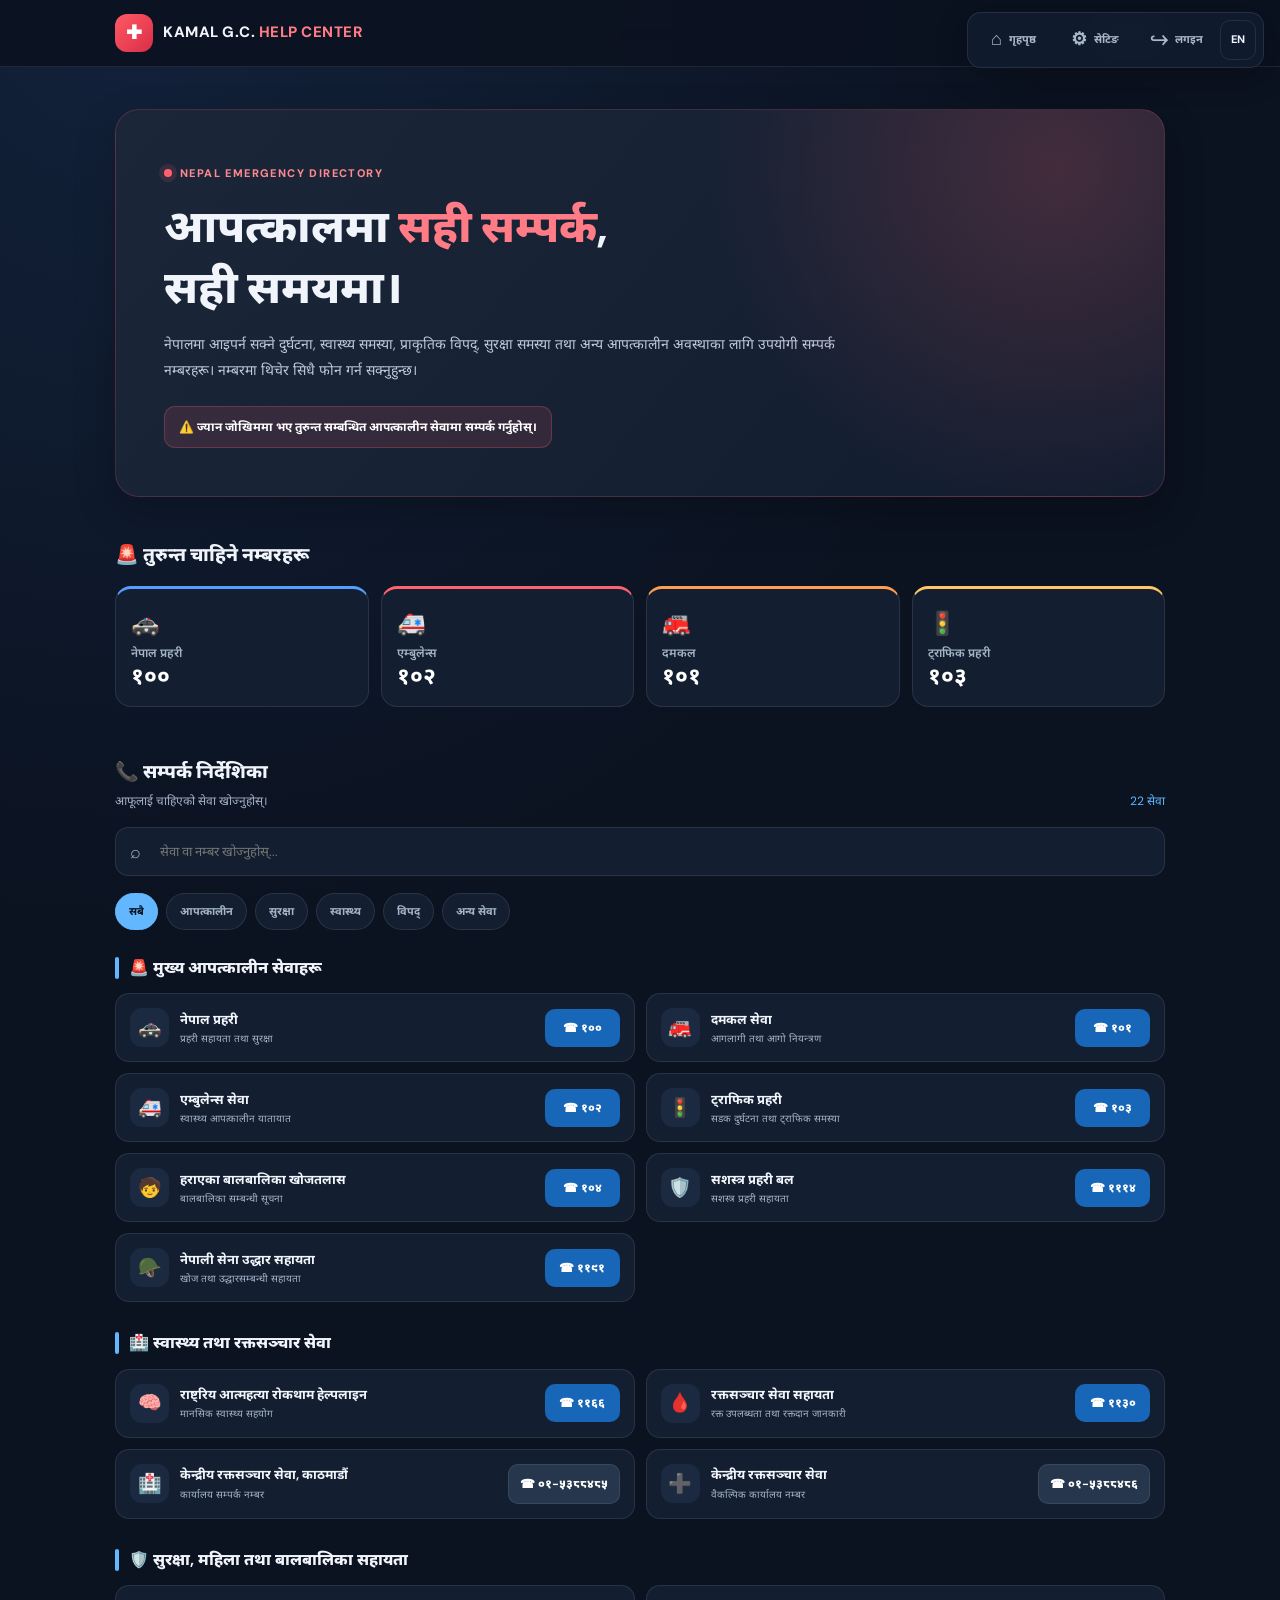
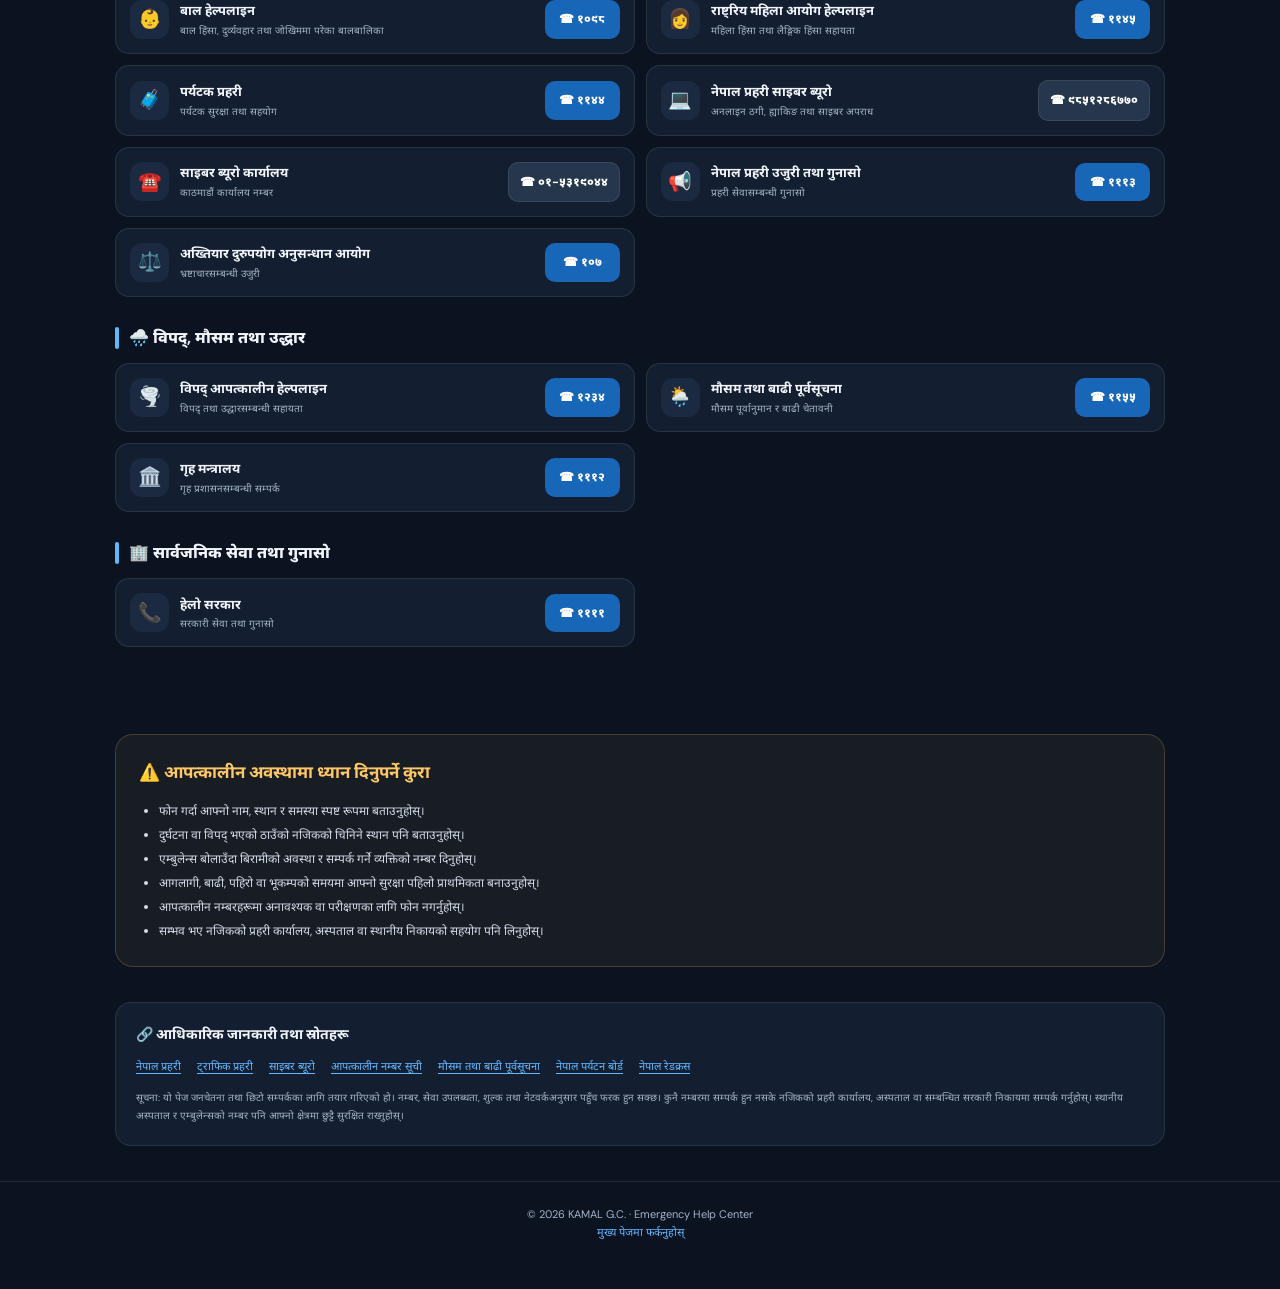
<file: emergency.html>
<!DOCTYPE html>
<html lang="ne">
<head>
  <meta charset="UTF-8">
  <meta name="viewport" content="width=device-width, initial-scale=1.0">
  <meta name="theme-color" content="#101827">
  <meta name="description" content="नेपालका महत्वपूर्ण आपत्कालीन सम्पर्क नम्बरहरू। प्रहरी, एम्बुलेन्स, दमकल, विपद्, महिला तथा बालबालिका सहायता र अन्य हेल्पलाइन।">
  <title>Emergency Help Center | KAMAL G.C.</title>

  <link rel="preconnect" href="https://fonts.googleapis.com">
  <link rel="preconnect" href="https://fonts.gstatic.com" crossorigin>
  <link href="https://fonts.googleapis.com/css2?family=DM+Sans:wght@400;500;600;700;800&family=Noto+Sans+Devanagari:wght@400;500;600;700;800&display=swap" rel="stylesheet">

  <style>
    :root {
      --bg: #0b1220;
      --surface: #131f31;
      --surface2: #1b2a40;
      --text: #f1f5fb;
      --muted: #a5b3c7;
      --line: rgba(255,255,255,.09);
      --blue: #63b7ff;
      --red: #ff626d;
      --green: #42d69b;
      --yellow: #ffc766;
      --shadow: 0 15px 40px rgba(0,0,0,.22);
    }

    * {
      box-sizing: border-box;
      margin: 0;
      padding: 0;
    }

    html { scroll-behavior: smooth; }

    body {
      font-family: "DM Sans", "Noto Sans Devanagari", sans-serif;
      background:
        radial-gradient(circle at 10% 0%, rgba(60,130,220,.14), transparent 30%),
        var(--bg);
      color: var(--text);
      min-height: 100vh;
      line-height: 1.7;
    }

    a { color: inherit; text-decoration: none; }
    button, input { font: inherit; }

    .container {
      width: min(1050px, calc(100% - 30px));
      margin: auto;
    }

    /* HEADER */

    .topbar {
      position: sticky;
      top: 0;
      z-index: 20;
      background: rgba(11,18,32,.92);
      backdrop-filter: blur(16px);
      border-bottom: 1px solid var(--line);
    }

    .topbar-inner {
      min-height: 66px;
      display: flex;
      justify-content: space-between;
      align-items: center;
      gap: 15px;
    }

    .brand {
      display: flex;
      align-items: center;
      gap: 10px;
      font-size: 15px;
      font-weight: 800;
      letter-spacing: .5px;
    }

    .brand-icon {
      width: 38px;
      height: 38px;
      display: grid;
      place-items: center;
      border-radius: 12px;
      background: linear-gradient(135deg, #ff5964, #d92e48);
      color: white;
      font-size: 19px;
    }

    .home-link {
      color: var(--muted);
      border: 1px solid var(--line);
      background: var(--surface);
      padding: 8px 13px;
      border-radius: 10px;
      font-size: 12px;
      font-weight: 700;
    }

    .home-link:hover {
      color: var(--blue);
      border-color: var(--blue);
    }

    /* HERO */

    .hero {
      padding: 42px 0 24px;
    }

    .hero-panel {
      position: relative;
      overflow: hidden;
      padding: clamp(25px, 5vw, 48px);
      border-radius: 24px;
      border: 1px solid rgba(255,98,109,.2);
      background:
        radial-gradient(circle at 90% 15%, rgba(255,98,109,.2), transparent 35%),
        linear-gradient(130deg, #1b2639, #111c2e);
      box-shadow: var(--shadow);
    }

    .hero-tag {
      display: inline-flex;
      align-items: center;
      gap: 8px;
      color: #ff8991;
      font-size: 11px;
      font-weight: 800;
      letter-spacing: 1.4px;
      margin-bottom: 15px;
    }

    .live-dot {
      width: 8px;
      height: 8px;
      background: #ff626d;
      border-radius: 50%;
      box-shadow: 0 0 0 5px rgba(255,98,109,.13);
    }

    .hero h1 {
      font-size: clamp(29px, 5vw, 45px);
      line-height: 1.35;
      font-weight: 800;
      margin-bottom: 12px;
    }

    .hero h1 span { color: #ff7b85; }

    .hero-description {
      color: #c0cada;
      font-size: 14px;
      max-width: 680px;
      line-height: 1.9;
    }

    .hero-note {
      margin-top: 22px;
      display: inline-flex;
      align-items: center;
      gap: 9px;
      color: white;
      background: rgba(255,98,109,.13);
      border: 1px solid rgba(255,98,109,.25);
      border-radius: 11px;
      padding: 10px 14px;
      font-size: 12px;
      font-weight: 700;
    }

    /* QUICK CALLS */

    .quick-section { padding: 18px 0 25px; }

    .section-title {
      font-size: 19px;
      font-weight: 800;
      margin-bottom: 14px;
    }

    .quick-grid {
      display: grid;
      grid-template-columns: repeat(4, 1fr);
      gap: 12px;
    }

    .quick-card {
      min-height: 112px;
      display: flex;
      flex-direction: column;
      justify-content: space-between;
      padding: 15px;
      border-radius: 16px;
      background: var(--surface);
      border: 1px solid var(--line);
      transition: .2s;
    }

    .quick-card:hover {
      transform: translateY(-3px);
      border-color: var(--red);
    }

    .quick-card .emoji { font-size: 23px; }
    .quick-card .quick-name {
      color: var(--muted);
      font-size: 12px;
      font-weight: 600;
    }

    .quick-card strong {
      font-size: 23px;
      line-height: 1.2;
      color: white;
    }

    .quick-card.police { border-top: 3px solid #579dff; }
    .quick-card.ambulance { border-top: 3px solid #ff626d; }
    .quick-card.fire { border-top: 3px solid #ff9d52; }
    .quick-card.traffic { border-top: 3px solid #ffc766; }

    /* SEARCH */

    .directory { padding: 24px 0 55px; }

    .directory-heading {
      display: flex;
      justify-content: space-between;
      align-items: end;
      gap: 12px;
      margin-bottom: 16px;
    }

    .directory-heading p {
      color: var(--muted);
      font-size: 12px;
      margin-top: 3px;
    }

    .total-count {
      color: var(--blue);
      font-size: 12px;
      white-space: nowrap;
    }

    .search-box {
      position: relative;
      margin-bottom: 17px;
    }

    .search-box span {
      position: absolute;
      left: 15px;
      top: 50%;
      transform: translateY(-50%);
      color: var(--muted);
      font-size: 18px;
    }

    .search-box input {
      width: 100%;
      height: 49px;
      padding: 0 15px 0 44px;
      border-radius: 13px;
      border: 1px solid var(--line);
      outline: none;
      background: var(--surface);
      color: var(--text);
      font-size: 13px;
    }

    .search-box input:focus { border-color: var(--blue); }

    /* FILTERS */

    .filters {
      display: flex;
      flex-wrap: wrap;
      gap: 8px;
      margin-bottom: 24px;
    }

    .filter-btn {
      border: 1px solid var(--line);
      background: var(--surface);
      color: var(--muted);
      border-radius: 30px;
      padding: 8px 13px;
      font-size: 11px;
      font-weight: 700;
      cursor: pointer;
      transition: .2s;
    }

    .filter-btn.active,
    .filter-btn:hover {
      color: #081321;
      background: var(--blue);
      border-color: var(--blue);
    }

    /* CATEGORY */

    .category {
      margin-bottom: 27px;
    }

    .category-title {
      display: flex;
      align-items: center;
      gap: 10px;
      font-size: 16px;
      font-weight: 800;
      margin-bottom: 12px;
    }

    .category-title::before {
      content: "";
      width: 4px;
      height: 22px;
      border-radius: 5px;
      background: var(--blue);
    }

    .contact-grid {
      display: grid;
      grid-template-columns: repeat(2, minmax(0,1fr));
      gap: 11px;
    }

    .contact-card {
      min-width: 0;
      display: flex;
      justify-content: space-between;
      align-items: center;
      gap: 12px;
      padding: 14px;
      border-radius: 14px;
      background: var(--surface);
      border: 1px solid var(--line);
      transition: .2s;
    }

    .contact-card:hover {
      border-color: rgba(99,183,255,.5);
      transform: translateY(-2px);
    }

    .contact-info {
      min-width: 0;
      display: flex;
      align-items: center;
      gap: 11px;
    }

    .contact-icon {
      flex: 0 0 39px;
      width: 39px;
      height: 39px;
      display: grid;
      place-items: center;
      border-radius: 12px;
      background: var(--surface2);
      font-size: 19px;
    }

    .contact-name {
      font-size: 13px;
      font-weight: 700;
      line-height: 1.5;
      overflow-wrap: anywhere;
    }

    .contact-detail {
      color: var(--muted);
      font-size: 10px;
      line-height: 1.5;
      margin-top: 2px;
    }

    .call-button {
      flex: 0 0 auto;
      display: inline-flex;
      align-items: center;
      justify-content: center;
      gap: 6px;
      min-width: 75px;
      padding: 9px 11px;
      border-radius: 10px;
      background: #1766b7;
      color: white;
      font-size: 12px;
      font-weight: 800;
      white-space: nowrap;
      transition: .2s;
    }

    .call-button:hover { background: #2586df; }

    .call-button.secondary {
      background: #26364c;
      border: 1px solid var(--line);
    }

    .call-button.secondary:hover {
      background: #344c69;
    }

    .call-button small {
      font-size: 10px;
      font-weight: 500;
    }

    .no-results {
      display: none;
      text-align: center;
      padding: 35px 15px;
      color: var(--muted);
      background: var(--surface);
      border: 1px dashed var(--line);
      border-radius: 15px;
      font-size: 13px;
    }

    /* SAFETY TIPS */

    .safety-panel {
      margin: 5px 0 35px;
      padding: 23px;
      border-radius: 18px;
      border: 1px solid rgba(255,199,102,.2);
      background: rgba(255,199,102,.055);
    }

    .safety-panel h2 {
      color: var(--yellow);
      font-size: 17px;
      margin-bottom: 12px;
    }

    .safety-list {
      padding-left: 20px;
      color: #d2dbe8;
      font-size: 12px;
      line-height: 2;
    }

    /* SOURCES */

    .sources {
      padding: 20px;
      background: var(--surface);
      border: 1px solid var(--line);
      border-radius: 16px;
      margin-bottom: 35px;
    }

    .sources h3 {
      font-size: 14px;
      margin-bottom: 10px;
    }

    .source-links {
      display: flex;
      flex-wrap: wrap;
      gap: 9px 16px;
    }

    .source-links a {
      color: var(--blue);
      font-size: 11px;
      text-decoration: underline;
      text-underline-offset: 3px;
    }

    .disclaimer {
      color: var(--muted);
      font-size: 10px;
      line-height: 1.8;
      margin-top: 13px;
    }

    /* FOOTER */

    footer {
      border-top: 1px solid var(--line);
      padding: 23px 0;
      color: var(--muted);
      font-size: 11px;
      text-align: center;
    }

    footer a { color: var(--blue); }

    @media (max-width: 700px) {
      .quick-grid { grid-template-columns: repeat(2, 1fr); }
      .contact-grid { grid-template-columns: 1fr; }
      .hero { padding-top: 25px; }
      .hero-panel { border-radius: 19px; }
    }

    @media (max-width: 370px) {
      .contact-card { padding: 11px; gap: 7px; }
      .contact-icon { width: 34px; height: 34px; flex-basis: 34px; }
      .contact-name { font-size: 12px; }
      .call-button { min-width: 65px; padding: 8px; font-size: 11px; }
    }
  </style>
</head>

<body>

  <header class="topbar">
    <div class="container topbar-inner">
      <a class="brand" href="index.html">
        <span class="brand-icon">✚</span>
        <span>KAMAL G.C. <span style="color:#ff7b85">HELP CENTER</span></span>
      </a>
      <a class="home-link" href="index.html">← Home</a>
    </div>
  </header>

  <main>
    <section class="hero">
      <div class="container">
        <div class="hero-panel">
          <div class="hero-tag"><span class="live-dot"></span> NEPAL EMERGENCY DIRECTORY</div>
          <h1>आपत्कालमा <span>सही सम्पर्क</span>,<br>सही समयमा।</h1>
          <p class="hero-description">
            नेपालमा आइपर्न सक्ने दुर्घटना, स्वास्थ्य समस्या, प्राकृतिक विपद्,
            सुरक्षा समस्या तथा अन्य आपत्कालीन अवस्थाका लागि उपयोगी सम्पर्क नम्बरहरू।
            नम्बरमा थिचेर सिधै फोन गर्न सक्नुहुन्छ।
          </p>
          <div class="hero-note">⚠️ ज्यान जोखिममा भए तुरुन्त सम्बन्धित आपत्कालीन सेवामा सम्पर्क गर्नुहोस्।</div>
        </div>
      </div>
    </section>

    <section class="quick-section">
      <div class="container">
        <h2 class="section-title">🚨 तुरुन्त चाहिने नम्बरहरू</h2>
        <div class="quick-grid">
          <a class="quick-card police" href="tel:100">
            <span class="emoji">🚓</span>
            <span class="quick-name">नेपाल प्रहरी</span>
            <strong>१००</strong>
          </a>
          <a class="quick-card ambulance" href="tel:102">
            <span class="emoji">🚑</span>
            <span class="quick-name">एम्बुलेन्स</span>
            <strong>१०२</strong>
          </a>
          <a class="quick-card fire" href="tel:101">
            <span class="emoji">🚒</span>
            <span class="quick-name">दमकल</span>
            <strong>१०१</strong>
          </a>
          <a class="quick-card traffic" href="tel:103">
            <span class="emoji">🚦</span>
            <span class="quick-name">ट्राफिक प्रहरी</span>
            <strong>१०३</strong>
          </a>
        </div>
      </div>
    </section>

    <section class="directory">
      <div class="container">

        <div class="directory-heading">
          <div>
            <h2 class="section-title" style="margin-bottom:0">📞 सम्पर्क निर्देशिका</h2>
            <p>आफूलाई चाहिएको सेवा खोज्नुहोस्।</p>
          </div>
          <span class="total-count" id="total-count"></span>
        </div>

        <div class="search-box">
          <span>⌕</span>
          <input
            type="search"
            id="contact-search"
            placeholder="सेवा वा नम्बर खोज्नुहोस्..."
            autocomplete="off">
        </div>

        <div class="filters">
          <button class="filter-btn active" data-filter="all">सबै</button>
          <button class="filter-btn" data-filter="emergency">आपत्कालीन</button>
          <button class="filter-btn" data-filter="safety">सुरक्षा</button>
          <button class="filter-btn" data-filter="health">स्वास्थ्य</button>
          <button class="filter-btn" data-filter="disaster">विपद्</button>
          <button class="filter-btn" data-filter="public">अन्य सेवा</button>
        </div>

        <div id="directory-content">

          <!-- MAIN EMERGENCY -->
          <section class="category" data-category="emergency">
            <h3 class="category-title">🚨 मुख्य आपत्कालीन सेवाहरू</h3>
            <div class="contact-grid">

              <article class="contact-card" data-search="नेपाल प्रहरी police 100">
                <div class="contact-info">
                  <span class="contact-icon">🚓</span>
                  <div>
                    <div class="contact-name">नेपाल प्रहरी</div>
                    <div class="contact-detail">प्रहरी सहायता तथा सुरक्षा</div>
                  </div>
                </div>
                <a class="call-button" href="tel:100">☎ १००</a>
              </article>

              <article class="contact-card" data-search="दमकल आगलागी fire 101">
                <div class="contact-info">
                  <span class="contact-icon">🚒</span>
                  <div>
                    <div class="contact-name">दमकल सेवा</div>
                    <div class="contact-detail">आगलागी तथा आगो नियन्त्रण</div>
                  </div>
                </div>
                <a class="call-button" href="tel:101">☎ १०१</a>
              </article>

              <article class="contact-card" data-search="एम्बुलेन्स ambulance health 102">
                <div class="contact-info">
                  <span class="contact-icon">🚑</span>
                  <div>
                    <div class="contact-name">एम्बुलेन्स सेवा</div>
                    <div class="contact-detail">स्वास्थ्य आपत्कालीन यातायात</div>
                  </div>
                </div>
                <a class="call-button" href="tel:102">☎ १०२</a>
              </article>

              <article class="contact-card" data-search="ट्राफिक प्रहरी दुर्घटना जाम traffic 103">
                <div class="contact-info">
                  <span class="contact-icon">🚦</span>
                  <div>
                    <div class="contact-name">ट्राफिक प्रहरी</div>
                    <div class="contact-detail">सडक दुर्घटना तथा ट्राफिक समस्या</div>
                  </div>
                </div>
                <a class="call-button" href="tel:103">☎ १०३</a>
              </article>

              <article class="contact-card" data-search="हराएका बालबालिका missing child 104">
                <div class="contact-info">
                  <span class="contact-icon">🧒</span>
                  <div>
                    <div class="contact-name">हराएका बालबालिका खोजतलास</div>
                    <div class="contact-detail">बालबालिका सम्बन्धी सूचना</div>
                  </div>
                </div>
                <a class="call-button" href="tel:104">☎ १०४</a>
              </article>

              <article class="contact-card" data-search="सशस्त्र प्रहरी बल apf 1114">
                <div class="contact-info">
                  <span class="contact-icon">🛡️</span>
                  <div>
                    <div class="contact-name">सशस्त्र प्रहरी बल</div>
                    <div class="contact-detail">सशस्त्र प्रहरी सहायता</div>
                  </div>
                </div>
                <a class="call-button" href="tel:1114">☎ १११४</a>
              </article>

              <article class="contact-card" data-search="नेपाल सेना उद्धार rescue army 1191">
                <div class="contact-info">
                  <span class="contact-icon">🪖</span>
                  <div>
                    <div class="contact-name">नेपाली सेना उद्धार सहायता</div>
                    <div class="contact-detail">खोज तथा उद्धारसम्बन्धी सहायता</div>
                  </div>
                </div>
                <a class="call-button" href="tel:1191">☎ ११९१</a>
              </article>

            </div>
          </section>

          <!-- HEALTH -->
          <section class="category" data-category="health">
            <h3 class="category-title">🏥 स्वास्थ्य तथा रक्तसञ्चार सेवा</h3>
            <div class="contact-grid">

              <article class="contact-card" data-search="मानसिक स्वास्थ्य आत्महत्या रोकथाम counseling 1166">
                <div class="contact-info">
                  <span class="contact-icon">🧠</span>
                  <div>
                    <div class="contact-name">राष्ट्रिय आत्महत्या रोकथाम हेल्पलाइन</div>
                    <div class="contact-detail">मानसिक स्वास्थ्य सहयोग</div>
                  </div>
                </div>
                <a class="call-button" href="tel:1166">☎ ११६६</a>
              </article>

              <article class="contact-card" data-search="रक्तदान रक्त बैंक blood red cross 1130">
                <div class="contact-info">
                  <span class="contact-icon">🩸</span>
                  <div>
                    <div class="contact-name">रक्तसञ्चार सेवा सहायता</div>
                    <div class="contact-detail">रक्त उपलब्धता तथा रक्तदान जानकारी</div>
                  </div>
                </div>
                <a class="call-button" href="tel:1130">☎ ११३०</a>
              </article>

              <article class="contact-card" data-search="केन्द्रीय रक्तसञ्चार सेवा blood bank Kathmandu">
                <div class="contact-info">
                  <span class="contact-icon">🏥</span>
                  <div>
                    <div class="contact-name">केन्द्रीय रक्तसञ्चार सेवा, काठमाडौं</div>
                    <div class="contact-detail">कार्यालय सम्पर्क नम्बर</div>
                  </div>
                </div>
                <a class="call-button secondary" href="tel:015388485">☎ ०१-५३८८४८५</a>
              </article>

              <article class="contact-card" data-search="रक्तसञ्चार सेवा दोस्रो नम्बर blood">
                <div class="contact-info">
                  <span class="contact-icon">➕</span>
                  <div>
                    <div class="contact-name">केन्द्रीय रक्तसञ्चार सेवा</div>
                    <div class="contact-detail">वैकल्पिक कार्यालय नम्बर</div>
                  </div>
                </div>
                <a class="call-button secondary" href="tel:015388486">☎ ०१-५३८८४८६</a>
              </article>

            </div>
          </section>

          <!-- SAFETY -->
          <section class="category" data-category="safety">
            <h3 class="category-title">🛡️ सुरक्षा, महिला तथा बालबालिका सहायता</h3>
            <div class="contact-grid">

              <article class="contact-card" data-search="बाल हेल्पलाइन child children abuse 1098">
                <div class="contact-info">
                  <span class="contact-icon">👶</span>
                  <div>
                    <div class="contact-name">बाल हेल्पलाइन</div>
                    <div class="contact-detail">बाल हिंसा, दुर्व्यवहार तथा जोखिममा परेका बालबालिका</div>
                  </div>
                </div>
                <a class="call-button" href="tel:1098">☎ १०९८</a>
              </article>

              <article class="contact-card" data-search="महिला हिंसा घरेलु हिंसा women violence 1145">
                <div class="contact-info">
                  <span class="contact-icon">👩</span>
                  <div>
                    <div class="contact-name">राष्ट्रिय महिला आयोग हेल्पलाइन</div>
                    <div class="contact-detail">महिला हिंसा तथा लैङ्गिक हिंसा सहायता</div>
                  </div>
                </div>
                <a class="call-button" href="tel:1145">☎ ११४५</a>
              </article>

              <article class="contact-card" data-search="पर्यटक प्रहरी tourist police 1144">
                <div class="contact-info">
                  <span class="contact-icon">🧳</span>
                  <div>
                    <div class="contact-name">पर्यटक प्रहरी</div>
                    <div class="contact-detail">पर्यटक सुरक्षा तथा सहयोग</div>
                  </div>
                </div>
                <a class="call-button" href="tel:1144">☎ ११४४</a>
              </article>

              <article class="contact-card" data-search="साइबर अपराध cyber bureau online fraud hacking 9851286770">
                <div class="contact-info">
                  <span class="contact-icon">💻</span>
                  <div>
                    <div class="contact-name">नेपाल प्रहरी साइबर ब्यूरो</div>
                    <div class="contact-detail">अनलाइन ठगी, ह्याकिङ तथा साइबर अपराध</div>
                  </div>
                </div>
                <a class="call-button secondary" href="tel:9851286770">☎ ९८५१२८६७७०</a>
              </article>

              <article class="contact-card" data-search="साइबर ब्यूरो कार्यालय फोन cyber bureau Kathmandu">
                <div class="contact-info">
                  <span class="contact-icon">☎️</span>
                  <div>
                    <div class="contact-name">साइबर ब्यूरो कार्यालय</div>
                    <div class="contact-detail">काठमाडौं कार्यालय नम्बर</div>
                  </div>
                </div>
                <a class="call-button secondary" href="tel:015319044">☎ ०१-५३१९०४४</a>
              </article>

              <article class="contact-card" data-search="प्रहरी उजुरी गुनासो complaint police 1113">
                <div class="contact-info">
                  <span class="contact-icon">📢</span>
                  <div>
                    <div class="contact-name">नेपाल प्रहरी उजुरी तथा गुनासो</div>
                    <div class="contact-detail">प्रहरी सेवासम्बन्धी गुनासो</div>
                  </div>
                </div>
                <a class="call-button" href="tel:1113">☎ १११३</a>
              </article>

              <article class="contact-card" data-search="अख्तियार भ्रष्टाचार CIAA corruption 107">
                <div class="contact-info">
                  <span class="contact-icon">⚖️</span>
                  <div>
                    <div class="contact-name">अख्तियार दुरुपयोग अनुसन्धान आयोग</div>
                    <div class="contact-detail">भ्रष्टाचारसम्बन्धी उजुरी</div>
                  </div>
                </div>
                <a class="call-button" href="tel:107">☎ १०७</a>
              </article>

            </div>
          </section>

          <!-- DISASTER -->
          <section class="category" data-category="disaster">
            <h3 class="category-title">🌧️ विपद्, मौसम तथा उद्धार</h3>
            <div class="contact-grid">

              <article class="contact-card" data-search="विपद् व्यवस्थापन बाढी पहिरो भूकम्प disaster 1234">
                <div class="contact-info">
                  <span class="contact-icon">🌪️</span>
                  <div>
                    <div class="contact-name">विपद् आपत्कालीन हेल्पलाइन</div>
                    <div class="contact-detail">विपद् तथा उद्धारसम्बन्धी सहायता</div>
                  </div>
                </div>
                <a class="call-button" href="tel:1234">☎ १२३४</a>
              </article>

              <article class="contact-card" data-search="मौसम बाढी पूर्वसूचना जल तथा मौसम विज्ञान 1155">
                <div class="contact-info">
                  <span class="contact-icon">🌦️</span>
                  <div>
                    <div class="contact-name">मौसम तथा बाढी पूर्वसूचना</div>
                    <div class="contact-detail">मौसम पूर्वानुमान र बाढी चेतावनी</div>
                  </div>
                </div>
                <a class="call-button" href="tel:1155">☎ ११५५</a>
              </article>

              <article class="contact-card" data-search="गृह मन्त्रालय home affairs 1112">
                <div class="contact-info">
                  <span class="contact-icon">🏛️</span>
                  <div>
                    <div class="contact-name">गृह मन्त्रालय</div>
                    <div class="contact-detail">गृह प्रशासनसम्बन्धी सम्पर्क</div>
                  </div>
                </div>
                <a class="call-button" href="tel:1112">☎ १११२</a>
              </article>

            </div>
          </section>

          <!-- PUBLIC SERVICES -->
          <section class="category" data-category="public">
            <h3 class="category-title">🏢 सार्वजनिक सेवा तथा गुनासो</h3>
            <div class="contact-grid">

              <article class="contact-card" data-search="हेलो सरकार सरकारी गुनासो hello sarkar 1111">
                <div class="contact-info">
                  <span class="contact-icon">📞</span>
                  <div>
                    <div class="contact-name">हेलो सरकार</div>
                    <div class="contact-detail">सरकारी सेवा तथा गुनासो</div>
                  </div>
                </div>
                <a class="call-button" href="tel:1111">☎ ११११</a>
              </article>

            </div>
          </section>

        </div>

        <div class="no-results" id="no-results">
          🔎 तपाईंले खोज्नुभएको सम्पर्क भेटिएन। अर्को शब्द वा नम्बर प्रयोग गर्नुहोस्।
        </div>

      </div>
    </section>

    <!-- SAFETY TIPS -->
    <section class="container">
      <div class="safety-panel">
        <h2>⚠️ आपत्कालीन अवस्थामा ध्यान दिनुपर्ने कुरा</h2>
        <ul class="safety-list">
          <li>फोन गर्दा आफ्नो नाम, स्थान र समस्या स्पष्ट रूपमा बताउनुहोस्।</li>
          <li>दुर्घटना वा विपद् भएको ठाउँको नजिकको चिनिने स्थान पनि बताउनुहोस्।</li>
          <li>एम्बुलेन्स बोलाउँदा बिरामीको अवस्था र सम्पर्क गर्ने व्यक्तिको नम्बर दिनुहोस्।</li>
          <li>आगलागी, बाढी, पहिरो वा भूकम्पको समयमा आफ्नो सुरक्षा पहिलो प्राथमिकता बनाउनुहोस्।</li>
          <li>आपत्कालीन नम्बरहरूमा अनावश्यक वा परीक्षणका लागि फोन नगर्नुहोस्।</li>
          <li>सम्भव भए नजिकको प्रहरी कार्यालय, अस्पताल वा स्थानीय निकायको सहयोग पनि लिनुहोस्।</li>
        </ul>
      </div>
    </section>

    <!-- OFFICIAL SOURCES -->
    <section class="container">
      <div class="sources">
        <h3>🔗 आधिकारिक जानकारी तथा स्रोतहरू</h3>
        <div class="source-links">
          <a href="https://www.nepalpolice.gov.np/" target="_blank" rel="noopener">नेपाल प्रहरी</a>
          <a href="https://traffic.nepalpolice.gov.np/" target="_blank" rel="noopener">ट्राफिक प्रहरी</a>
          <a href="https://cyberbureau.nepalpolice.gov.np/" target="_blank" rel="noopener">साइबर ब्यूरो</a>
          <a href="https://www.ncell.com.np/en/individual/emergency-services-information" target="_blank" rel="noopener">आपत्कालीन नम्बर सूची</a>
          <a href="https://www.dhm.gov.np/" target="_blank" rel="noopener">मौसम तथा बाढी पूर्वसूचना</a>
          <a href="https://www.tourismnpl.gov.np/EmergencyContact" target="_blank" rel="noopener">नेपाल पर्यटन बोर्ड</a>
          <a href="https://nrcs.org/" target="_blank" rel="noopener">नेपाल रेडक्रस</a>
        </div>
        <p class="disclaimer">
          सूचना: यो पेज जनचेतना तथा छिटो सम्पर्कका लागि तयार गरिएको हो।
          नम्बर, सेवा उपलब्धता, शुल्क तथा नेटवर्कअनुसार पहुँच फरक हुन सक्छ।
          कुनै नम्बरमा सम्पर्क हुन नसके नजिकको प्रहरी कार्यालय, अस्पताल वा सम्बन्धित सरकारी निकायमा सम्पर्क गर्नुहोस्।
          स्थानीय अस्पताल र एम्बुलेन्सको नम्बर पनि आफ्नो क्षेत्रमा छुट्टै सुरक्षित राख्नुहोस्।
        </p>
      </div>
    </section>

  </main>

  <footer>
    <div class="container">
      © 2026 KAMAL G.C. · Emergency Help Center
      <br>
      <a href="index.html">मुख्य पेजमा फर्कनुहोस्</a>
    </div>
  </footer>

  <script>
    "use strict";

    const searchInput = document.getElementById("contact-search");
    const categories = [...document.querySelectorAll(".category")];
    const filterButtons = [...document.querySelectorAll(".filter-btn")];
    const noResults = document.getElementById("no-results");
    const totalCount = document.getElementById("total-count");

    let activeFilter = "all";

    function normalizeText(value) {
      return String(value || "").toLocaleLowerCase("ne");
    }

    function filterDirectory() {
      const query = normalizeText(searchInput.value.trim());
      let visibleTotal = 0;

      categories.forEach(category => {
        const categoryType = category.dataset.category;
        const filterMatches =
          activeFilter === "all" || activeFilter === categoryType;

        const cards = [...category.querySelectorAll(".contact-card")];
        let visibleInCategory = 0;

        cards.forEach(card => {
          const searchableText = normalizeText(
            card.innerText + " " + (card.dataset.search || "")
          );

          const searchMatches = !query || searchableText.includes(query);
          const visible = filterMatches && searchMatches;

          card.style.display = visible ? "flex" : "none";

          if (visible) {
            visibleInCategory++;
            visibleTotal++;
          }
        });

        category.style.display = visibleInCategory ? "block" : "none";
      });

      totalCount.textContent = visibleTotal + " सेवा";
      noResults.style.display = visibleTotal ? "none" : "block";
    }

    searchInput.addEventListener("input", filterDirectory);

    filterButtons.forEach(button => {
      button.addEventListener("click", () => {
        activeFilter = button.dataset.filter;

        filterButtons.forEach(item => {
          item.classList.toggle("active", item === button);
        });

        filterDirectory();
      });
    });

    filterDirectory();
  </script>
  
<script src="script.js" defer></script>
<script src="site-nav.js"></script>
</body>
</html>
</file>
